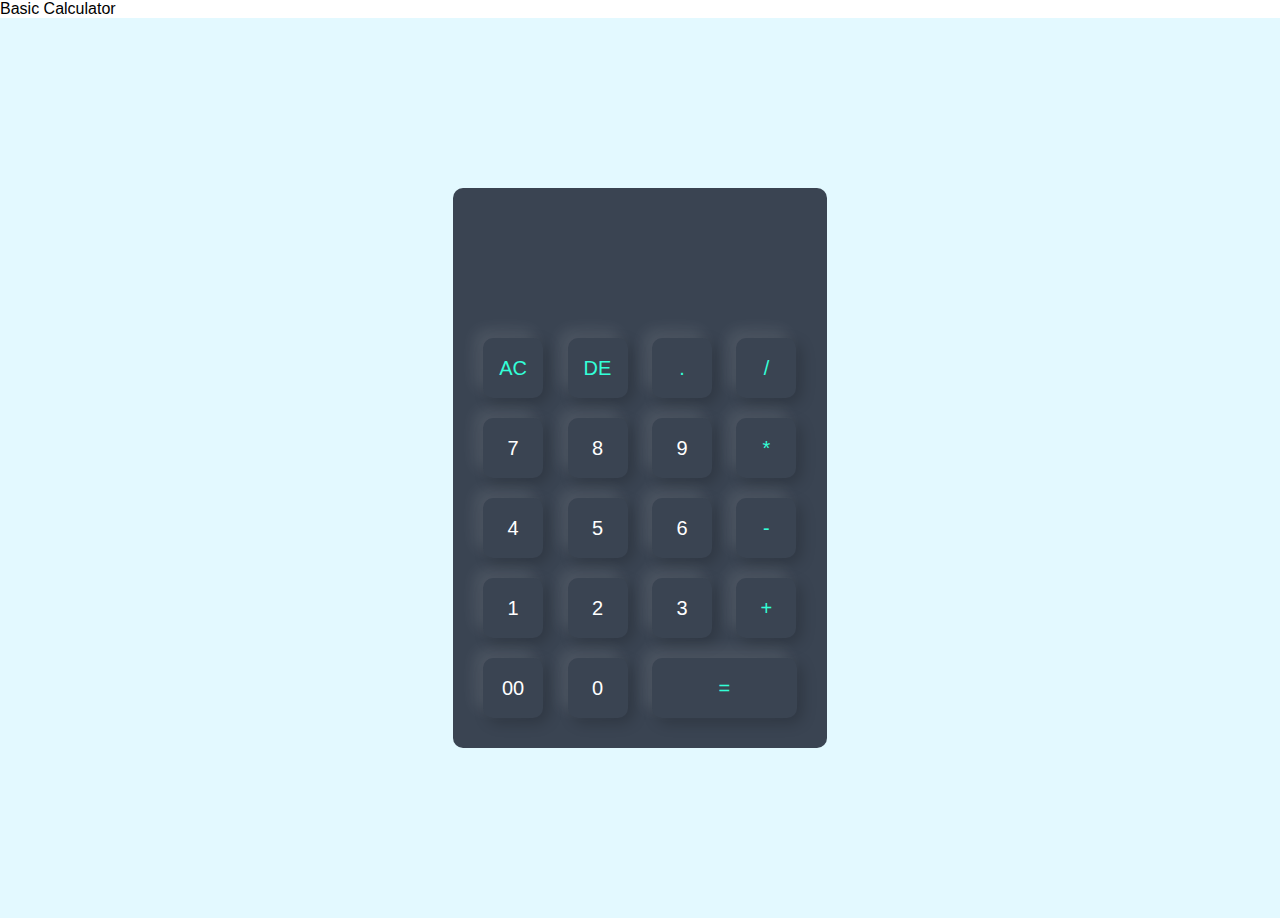
<file: Calculator/index.html>
<!DOCTYPE html>
<html lang="en">
<head>
    <meta charset="UTF-8">
    <meta http-equiv="X-UA-Compatible" content="IE=edge">
    <meta name="viewport" content="width=device-width, initial-scale=1.0">
    <title>Calculator using Javascript</title>
    <link rel="stylesheet" href="style.css"
    <title>Basic Calculator</title>
</head>
<body>
   
    <div class="container"> 
       <div class="calculator">
            <form>
                <div class="display">
                    <input type="text" name="display">
                </div>
                <div>
                    <input type="button" value="AC" onclick="display.value = '' " class="operator">
                    <input type="button" value="DE" onclick="display.value = display.value.toString().slice(0, -1)" class="operator">
                    <input type="button" value="." onclick="display.value += '.' " class="operator">
                    <input type="button" value="/" onclick="display.value += '/' " class="operator">
                </div>
                <div>
                    <input type="button" value="7" onclick="display.value += '7' ">
                    <input type="button" value="8" onclick="display.value += '8' ">
                    <input type="button" value="9" onclick="display.value += '9' ">
                    <input type="button" value="*" onclick="display.value += '*' " class="operator">
                </div>
                <div>
                    <input type="button" value="4" onclick="display.value += '4' ">
                    <input type="button" value="5" onclick="display.value += '5' ">
                    <input type="button" value="6" onclick="display.value += '6' ">
                    <input type="button" value="-" onclick="display.value += '-' " class="operator">
                </div>
                <div>
                    <input type="button" value="1" onclick="display.value += '1' ">
                    <input type="button" value="2" onclick="display.value += '2' ">
                    <input type="button" value="3" onclick="display.value += '3' ">
                    <input type="button" value="+" onclick="display.value += '+' " class="operator">
                </div>
                <div>
                    <input type="button" value="00" onclick="display.value += '00' ">
                    <input type="button" value="0" onclick="display.value += '0' ">
                    <input type="button" value="=" onclick="display.value = eval(display.value)" class="equal operator">
                </div>
            </form>
       </div>
    </div>

</body>
</html>
</file>
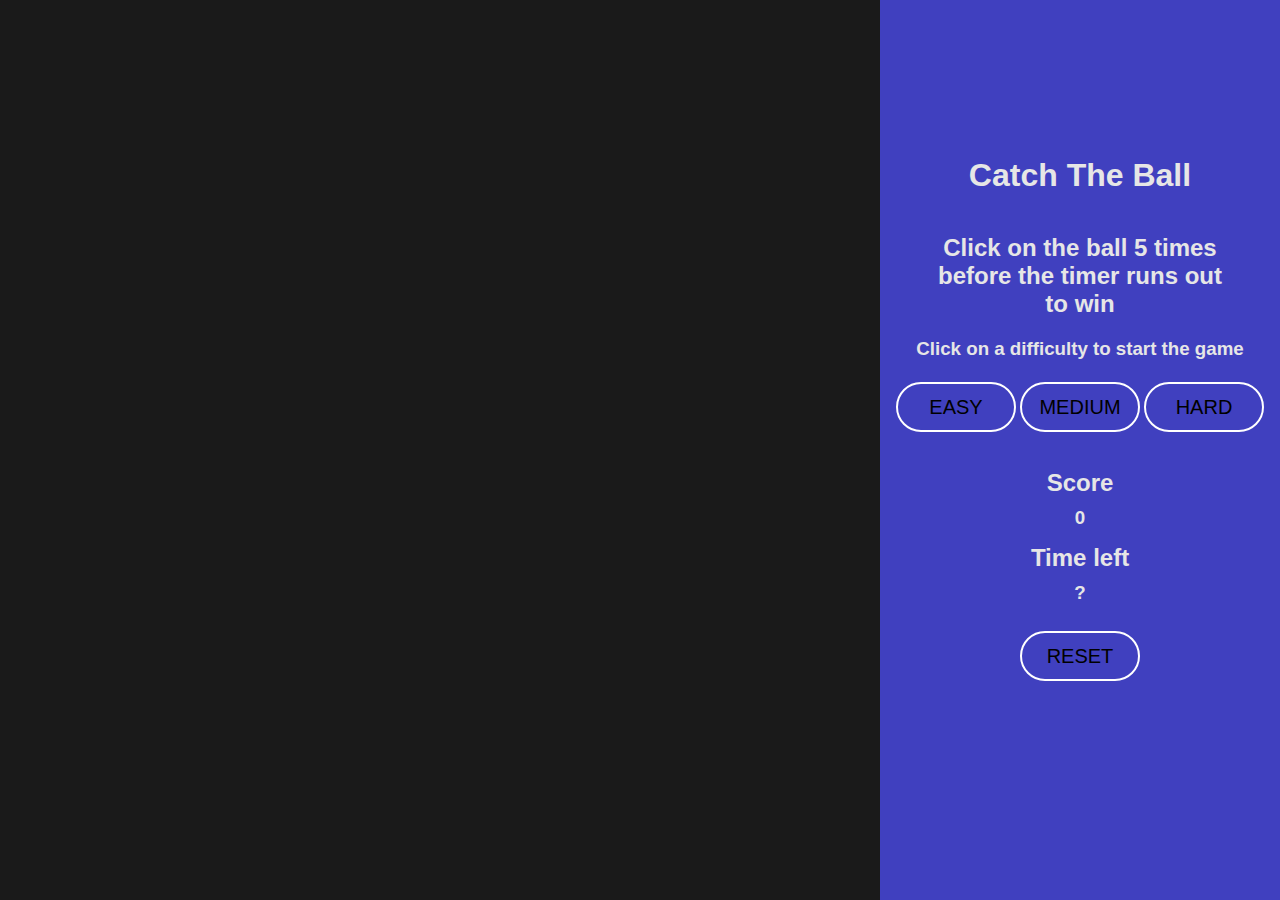
<file: Catch the Ball/index.html>
<!DOCTYPE html>
<html lang="en">
<head>
    <meta charset="UTF-8" />
    <meta http-equiv="X-UA-Compatible" content="IE=edge" />
    <meta name="viewport" content="width=device-width, initial-scale=1.0" />
    <script async src="./script.js"></script>
    <link rel="stylesheet" href="./styles.css"/>
    <title>Catch The Ball</title>
</head>
<body>
    <div id="ground">
        <div id="head" onclick="count()"></div>
    </div>
    <div id="details">
        <h1 id="title">Catch The Ball</h1>
        <h2 class="instr">
            Click on the ball 5 times before the timer runs out to win
        </h2>
        <h3 id="instr">Click on a difficulty to start the game</h3>
        <div id="levels">
            <button onclick="easy()">EASY</button>
            <button onclick="medium()">MEDIUM</button>
            <button onclick="hard()">HARD</button>
        </div>
        <div id="display">
            <h2 class="dyna-title">Score</h2>
            <h3 id="score">0</h3>
            <h2 class="dyna-title">Time left</h2>
            <h3 id="time">?</h3>
        </div>
        <button onclick="reset()">RESET</button>
        <h1 id="result"></h1>
    </div>
</body>
</html>
</file>
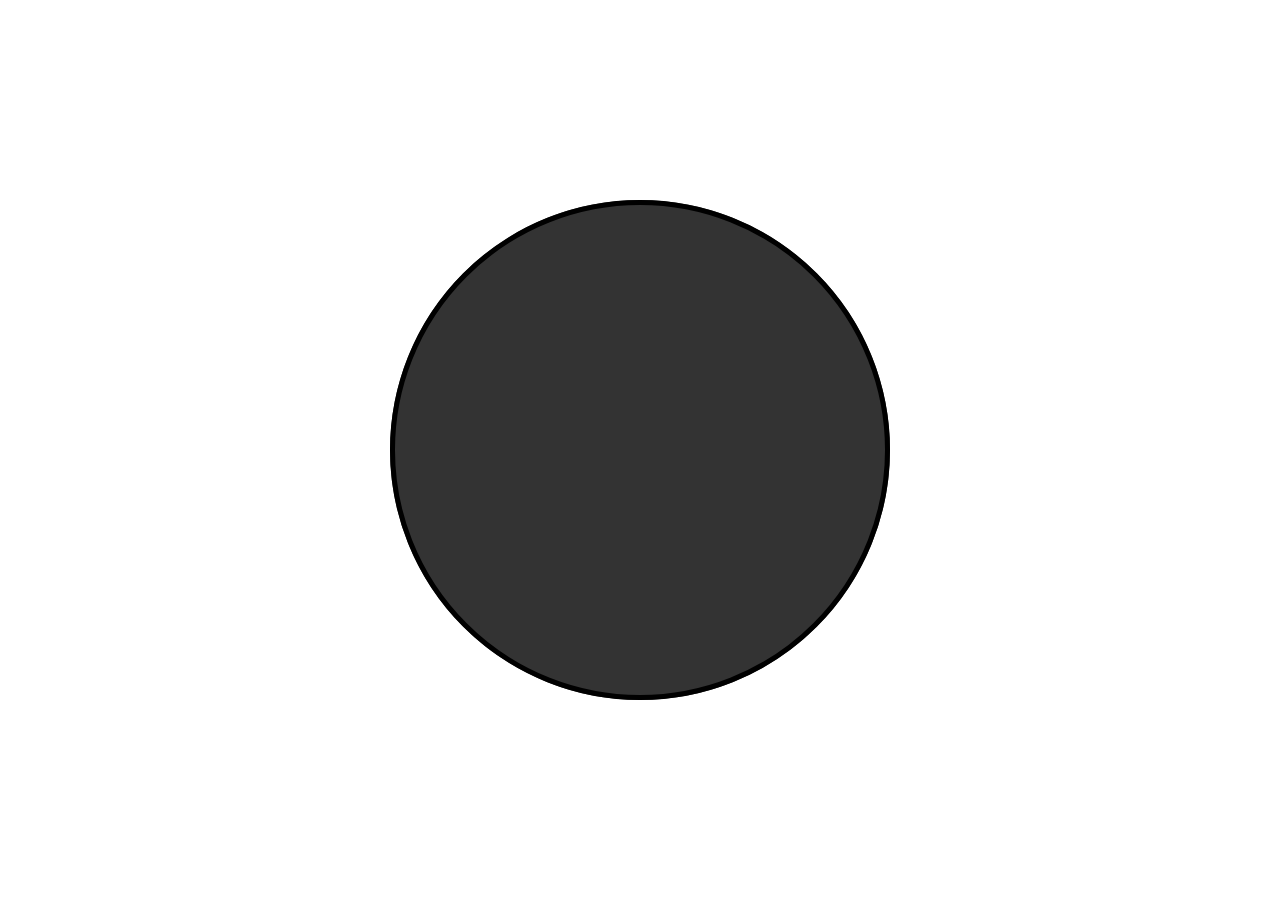
<file: Colourful Circle/index.html>
<!DOCTYPE html>
<html lang="en">
<head>
    <meta charset="UTF-8">
    <meta http-equiv="X-UA-Compatible" content="IE=edge">
    <meta name="viewport" content="width=device-width, initial-scale=1.0">
    <link rel="stylesheet" href="./styles.css" />
    <title>Colour Changing Ball</title>
</head>

<body>
    <div id="ball-container">
        <div id="ball"></div>
        <div id="clicker"></div>
        <div id="border"></div>
    </div>    
</body>
<script src="./script.js"></script>
</html>
</file>
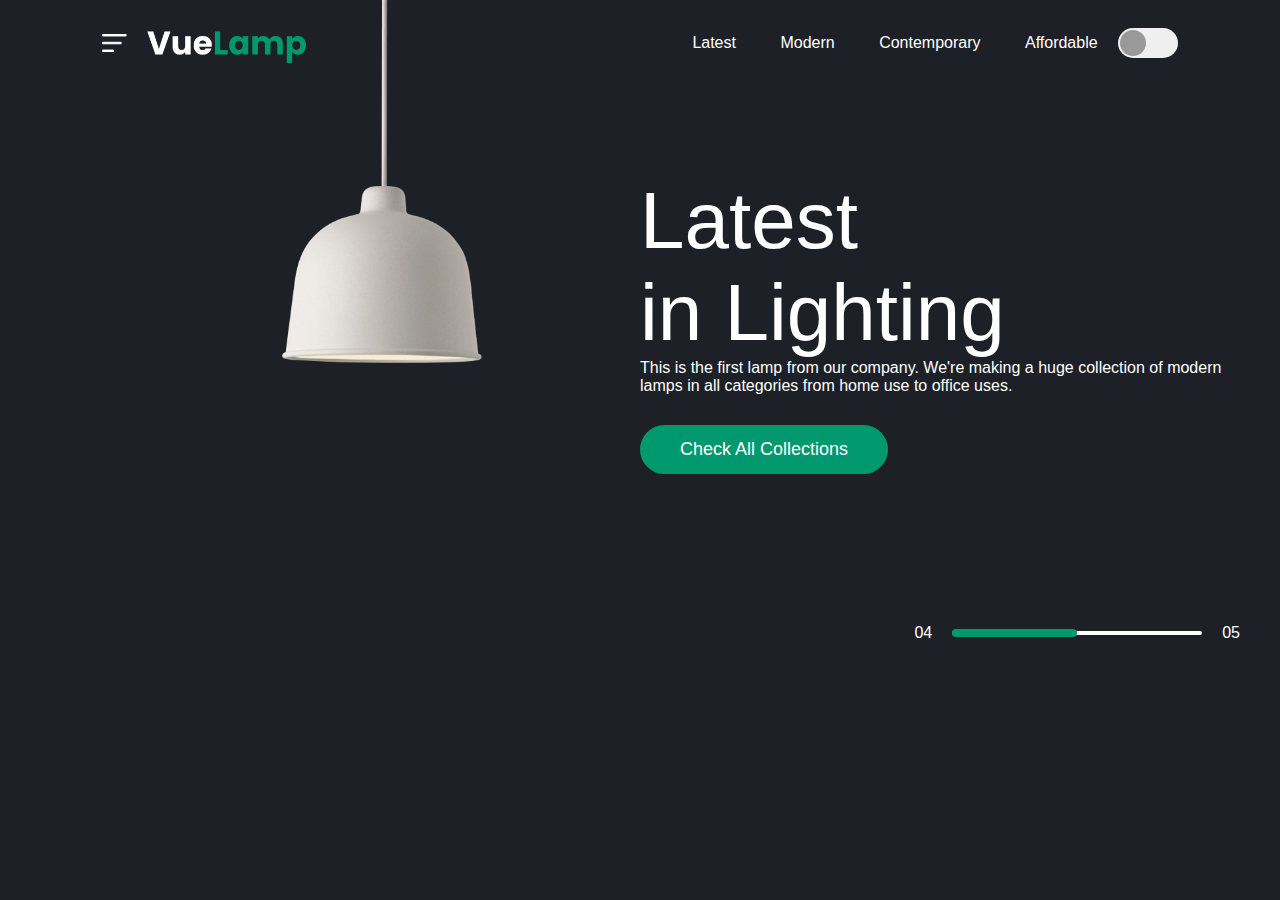
<file: Modern Website/index.html>
<!DOCTYPE html>
<html lang="en">
<head>
    <meta charset="UTF-8">
    <meta http-equiv="X-UA-Compatible" content="IE=edge">
    <meta name="viewport" content="width=device-width, initial-scale=1.0">
    <link rel="stylesheet" href="style.css">
    <title>Modern Website</title>
</head>

<body>
<div class="hero">
    <nav>
        <img src="images/menu.png" class="menu-img">
        <img src="images/logo.png" class="logo">
        <ul>
            <li><a href="">Latest</a></li>
            <li><a href="">Modern</a></li>
            <li><a href="">Contemporary</a></li>
            <li><a href="">Affordable</a></li>
        </ul>
        <button type="button" onclick="toggleBtn()" id="btn"><span></span></button>
    </nav>

    <div class="lamp-container">
        <img src="images/lamp.png" class="lamp">
        <img src="images/light.png" class="light" id="light">
    </div>

    <div class="text-container">
        <h1>Latest<br>in Lighting</h1>
        <p>This is the first lamp from our company. We're making a huge collection of modern lamps in all categories from home use to office uses.</p>
        <a href="">Check All Collections</a>
        <div class="control">
            <p>04</p>
            <div class="line"><span></span></div>
            <p>05</p>
        </div>
    </div>

</div>


<script>
    var btn = document.getElementById("btn");
    var light = document.getElementById("light");

    function toggleBtn(){
        btn.classList.toggle("active");
        light.classList.toggle("on");
    }
</script>

</body>
</html>
</file>
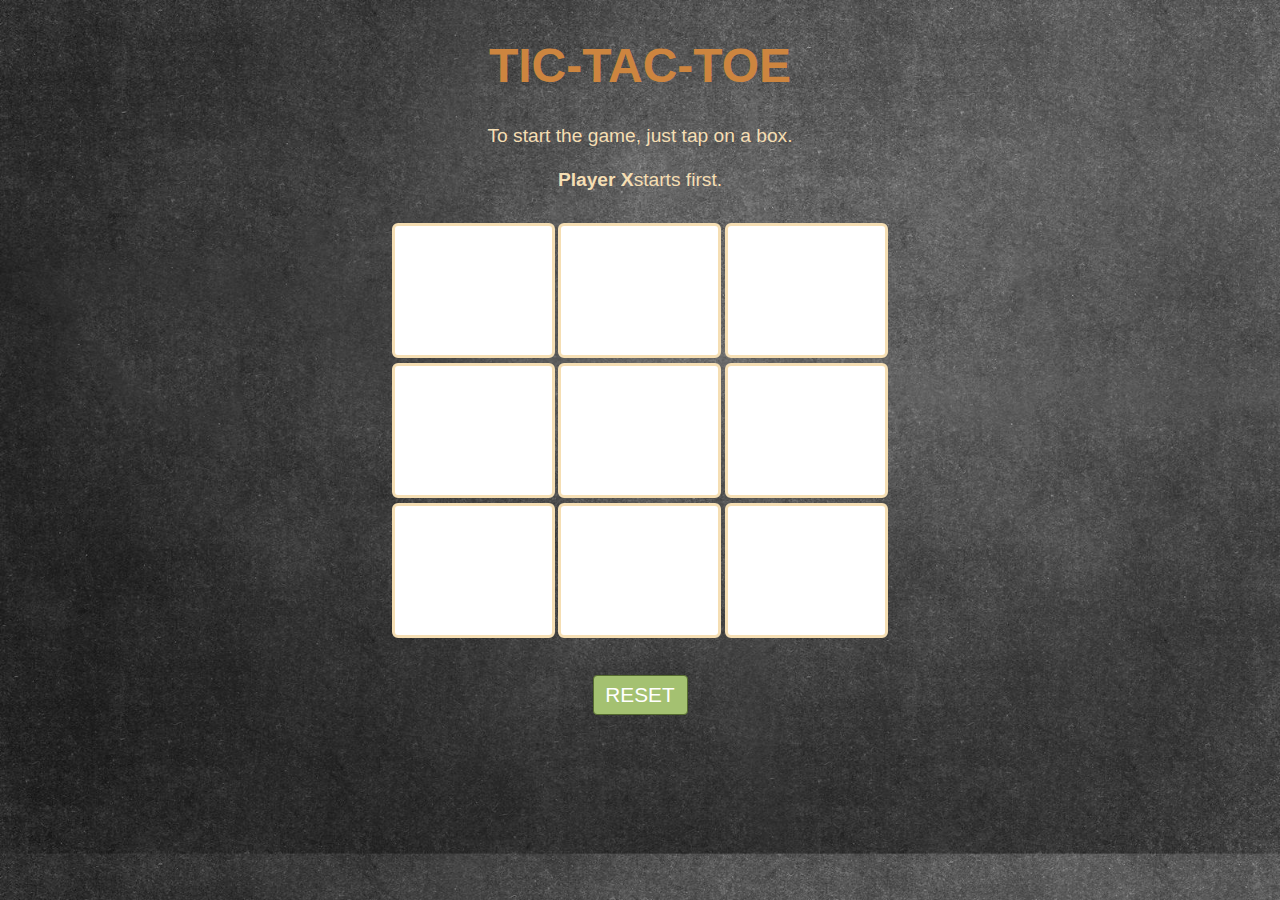
<file: Noughts & Crosses/index.html>
<!DOCTYPE html>
<html lang="en">
<head>
    <meta charset="UTF-8">
    <meta http-equiv="X-UA-Compatible" content="IE=edge">
    <meta name="viewport" content="width=device-width, initial-scale=1.0">
    <script async src="./index.js"></script>
    <link rel="stylesheet" href="./index.css" />
    <title><Tic-Tac-Toe></Tic-Tac-Toe></title>
</head>
<body>
    <div id="main">
        <div id="font-container">
            <h1 id="heading">TIC-TAC-TOE</h1>
            <p id="ins">
                To start the game, just tap on a box.<br /><br /><b>Player X</b>starts first.
            </p>
        </div>

        <br /><br />
        <input class="box" type="text" id="b1" onclick="myFunc1();" />
        <input class="box" type="text" id="b2" onclick="myFunc2();" />
        <input class="box" type="text" id="b3" onclick="myFunc3();" />
        <input class="box" type="text" id="b4" onclick="myFunc4();" />
        <input class="box" type="text" id="b5" onclick="myFunc5();" />
        <input class="box" type="text" id="b6" onclick="myFunc6();" />
        <input class="box" type="text" id="b7" onclick="myFunc7();" />
        <input class="box" type="text" id="b8" onclick="myFunc8();" />
        <input class="box" type="text" id="b9" onclick="myFunc9();" />
        <br /><br /><br />
        <div id="bottom-conatiner">
            <button id="reset" onclick="reset()">RESET</button>
            <p id="status"></p>
        </div>
    </div>
</body>
</html>
</file>
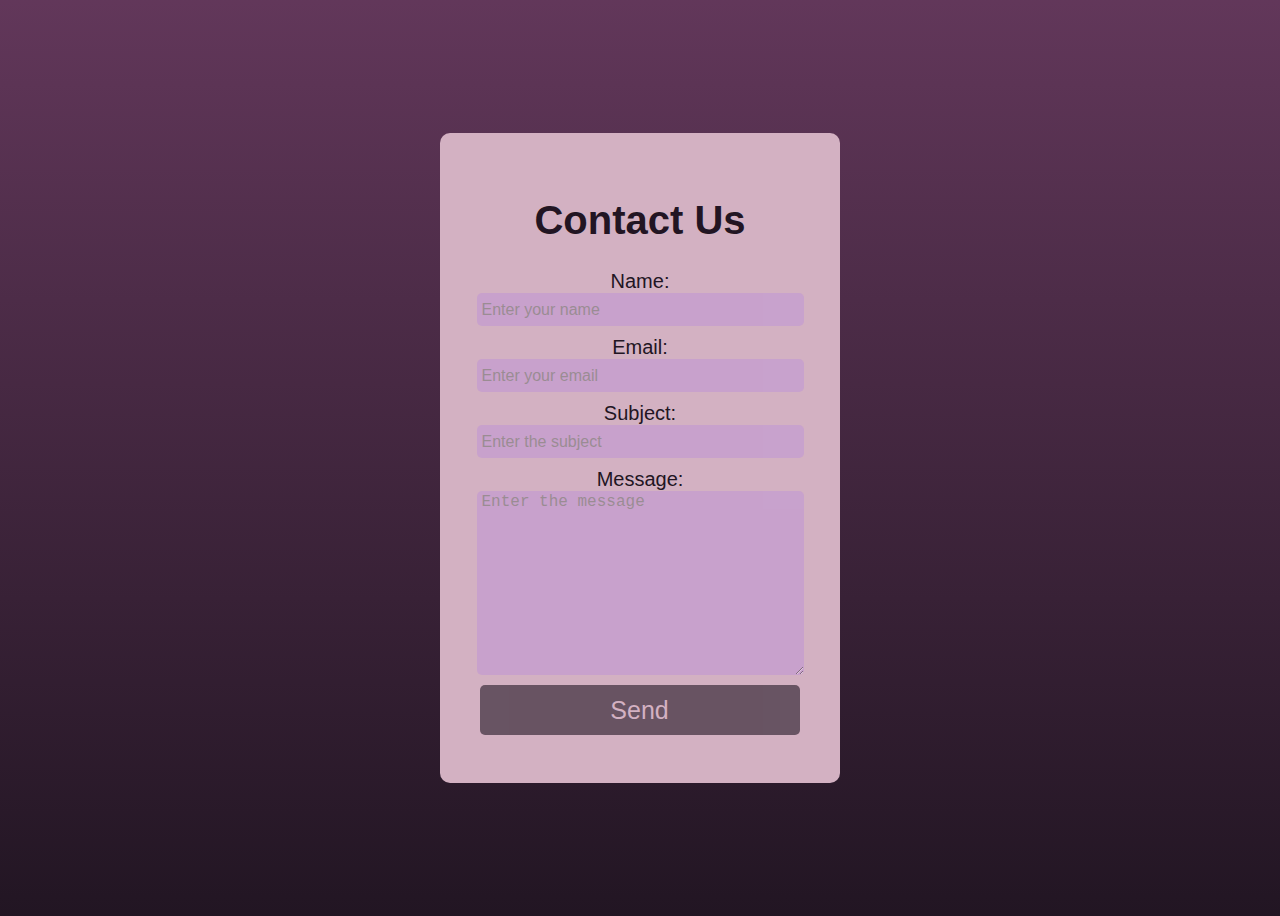
<file: Contact Form/contact.html>
<!DOCTYPE html>
<html>
    <head>
        <link rel="stylesheet"href="./contact.css"/>
        <script async src="./contact.js"></script>
        <title>Contact Form</title>
    </head>
    <body>
        <form>
            <h1>Contact Us</h1>
            <label for="name">Name:</label>
            <input id="name" type="text" name="name" placeholder="Enter your name"/>
            <label for="email">Email:</label>
            <input id="email" type="email" name="email" placeholder="Enter your email"/>
            <label for="subject">Subject: </label>
            <input id="subject" type="text" name="subject" placeholder="Enter the subject"/>
            <label for="message">Message: </label>
            <textarea id="message" rows="10" cols="40" name="message" placeholder="Enter the message"></textarea>
            <input type="submit" value="Send"/>
        </form>
    </body>
</html>
</file>
<file: Calculator/style.css>
* {
    margin: 0;
    padding: 0;
    font-family: 'Poppins', sans-serif;
    box-sizing: border-box;
}

.container{
    width: 100%;
    height: 100vh;
    background: #e3f9ff;
    display: flex;
    align-items: center;
    justify-content: center;
}

.calculator{
    background: #3a4452;
    padding: 20px;
    border-radius: 10px;
}

.calculator form input{
    border: 0;
    outline: 0;
    width: 60px;
    height: 60px;
    border-radius: 10px;
    box-shadow: -8px -8px 15px rgba(255, 255, 255, 0.1), 5px 5px 15px rgba(0, 0, 0, 0.2);
    background: transparent;
    font-size: 20px;
    color: #fff;
    cursor: pointer;
    margin: 10px;
}
form .display{
    display: flex;
    justify-content: flex-end;
    margin: 20px 0;
}
form .display input {
    text-align: right;
    flex: 1;
    font-size: 45px;
    box-shadow: none;
}

form input.equal{
    width: 145px;
}

form input.operator {
    color: #33ffd8;
}
</file>
<file: Catch the Ball/styles.css>
* {
    margin: 0;
    padding: 0;
    box-sizing: border-box;
}

body {
    background: hsl(0, 0%, 10%);
    font-family: "Roboto", sans-serif;
    color: hsl(0, 0%, 90%);
}

#ground {
    float: left;
}

.circle {
    width: 80px;
    height: 80px;
    border-radius: 100%;
    position: relative;
    background: linear-gradient(hsl(280, 50%, 50%), hsl(300, 50%, 50%));
    background-size: cover;
    animation: customMovement; 
}

#details {
    float: right; 
    width: 400px;
    height: 100vh;
    position: relative;
    background: hsl(240, 50%, 50%);
    text-align: center;
    display: flex;
    justify-content: center;
    align-items: center;
    flex-direction: column;
}

#title {
    margin-bottom: 40px;
}

.instr {
    margin-bottom: 20px;
    width: 300px;
}

#levels {
    display: flex;
    justify-content: start;
    margin: 20px 10px 10px 10px;
}

#display {
    margin-top: 25px;
    margin-bottom: 25px;
}

.dyna-title {
    margin-bottom: 10px;
}

#score {
    margin-bottom: 15px
}

button {
    border-radius: 25px;
    width: 120px;
    height: 50px;
    font-size: 20px;
    border: 2px solid hsl(0, 0%, 100%);
    background: transparent;
    margin: 2px;
    cursor: pointer;
}

button:hover {
    background: hsl(0, 0%, 100%);
    color: hsl(240, 50%, 60%);
    transition-duration: 0.5s;
}

button:active {
    transform: scale(0.9);
}

#result {
    margin-top: 20px;
    margin-bottom: 40px;
}

@keyframes customMovement {
	0% {
		left: 0px;
		top: 0px;
	}
 
	5% {
		left: 300px;
		top: 200px;
	}
 
	10% {
		left: 600px;
		top: 100px;
	}
 
	15% {
		left: 600px;
		top: 600px;
	}
 
	20% {
		left: 300px;
		top: 600px;
	}
 
	25% {
		left: 600px;
		top: 400px;
	}
 
	30% {
		left: 100px;
		top: 0px;
	}
 
	35% {
		left: 600px;
		top: 200px;
	}
 
	40% {
		left: 100px;
		top: 500px;
	}
 
	45% {
		left: 0px;
		top: 600px;
	}
 
	50% {
		left: 600px;
		top: 600px;
	}
 
	55% {
		left: 300px;
		top: 200px;
	}
 
	60% {
		left: 600px;
		top: 100px;
	}
 
	65% {
		left: 800px;
		top: 600px;
	}
 
	70% {
		left: 300px;
		top: 600px;
	}
 
	75% {
		left: 600px;
		top: 400px;
	}
 
	80% {
		left: 100px;
		top: 0px;
	}
 
	85% {
		left: 600px;
		top: 200px;
	}
 
	90% {
		left: 100px;
		top: 500px;
	}
 
	95% {
		left: 0px;
		top: 600px;
	}
 
	100% {
		left: 600px;
		top: 200px;
	}
}
</file>
<file: Colourful Circle/styles.css>
* {
    box-sizing: border-box;
    padding: 0;
    margin: 0;
}

body {
    display: flex;
    justify-content: center;
    align-items: center;
    height: 100vh;
    width: 100vw;
}

#ball-container {
    width: 500px;
    height: 500px;
    display: flex;
    border-radius: 100%;
    justify-content: center;
    align-items: center;
    background: hsl(0, 0%, 100%);
}

#ball {
    background: hsl(0, 0%, 20%);
    width: 500px;
    height: 500px;
    border-radius: 100%;
}

#clicker {
    width: 500px;
    height: 500px;
    position: absolute;
    top: 50%;
    left: 50%;
    transform: translate(-50%, -50%);
    border-radius: 100%;
    opacity: 0%;
    cursor: pointer;
}

#border {
    position: absolute;
    top: 50%;
    left: 50%;
    transform: translate(-50%, -50%);
    border: 5px solid hsl(0, 0%, 0%);
    width: 500px;
    height: 500px;
    border-radius: 100%;
    pointer-events: none;
}

.disappear {
    display: none;
}

.animationShrink {
    animation: shrinkMovement;
}

.animationGrow {
    animation: growMovement; 
}
  
@keyframes growMovement {
    0% {
        width: 0px;
        height: 0px;
    }
 
    5% {
        width: 25px;
        height: 25px;
    }
 
    10% {
        width: 50px;
        height: 50px;
    }
 
    15% {
        width: 75px;
        height: 75px;
    }
 
    20% {
        width: 100px;
        height: 100px;
    }
 
    25% {
        width: 125px;
        height: 125px;
    }
 
    30% {
        width: 150px;
        height: 150px;
    }
 
    35% {
        width: 175px;
        height: 175px;
    }
 
    40% {
        width: 200px;
        height: 200px;
    }
 
    45% {
        width: 225px;
        height: 225px;
    }
 
    50% {
        width: 250px;
        height: 250px;
    }
 
    55% {
        width: 275px;
        height: 275px;
    }
 
    60% {
        width: 300px;
        height: 300px;
    }
 
    65% {
        width: 325px;
        height: 325px;
    }
 
    70% {
        width: 350px;
        height: 350px;
    }
 
    75% {
        width: 375px;
        height: 375px;
    }
 
    80% {
        width: 400px;
        height: 400px;
    }
 
    85% {
        width: 425px;
        height: 425px;
    }
 
    90% {
        width: 450px;
        height: 450px;
    }
 
    95% {
        width: 475px;
        height: 475px;
    }
 
    100% {
        width: 500px;
        height: 500px;
    }
}
 
@keyframes shrinkMovement {
    0% {
        width: 500px;
        height: 500px;
    }
 
    5% {
        width: 475px;
        height: 475px;
    }
 
    10% {
        width: 450px;
        height: 450px;
    }
 
    15% {
        width: 425px;
        height: 425px;
    }
 
    20% {
        width: 400px;
        height: 400px;
    }
 
    25% {
        width: 375px;
        height: 375px;
    }
 
    30% {
        width: 350px;
        height: 350px;
    }
 
    35% {
        width: 325px;
        height: 325px;
    }
 
    40% {
        width: 300px;
        height: 300px;
    }
 
    45% {
        width: 275px;
        height: 275px;
    }
 
    50% {
        width: 250px;
        height: 250px;
    }
 
    55% {
        width: 225px;
        height: 225px;
    }
 
    60% {
        width: 200px;
        height: 200px;
    }
 
    65% {
        width: 175px;
        height: 175px;
    }
 
    70% {
        width: 150px;
        height: 150px;
    }
 
    75% {
        width: 125px;
        height: 125px;
    }
 
    80% {
        width: 100px;
        height: 100px;
    }
 
    85% {
        width: 75px;
        height: 75px;
    }
 
    90% {
        width: 50px;
        height: 50px;
    }
 
    95% {
        width: 25px;
        height: 25px;
    }
 
    100% {
        width: 0px;
        height: 0px;
    }
}
</file>
<file: Modern Website/style.css>
* {
    margin: 0;
    padding: 0;
    font-family: 'poppins', sans-serif;
    box-sizing: border-box;
}

.hero{
    background: #1d2026;
    min-height: 100vh;
    width: 100%;
    color: #fff;
    position: relative;
}

nav{
    display: flex;
    align-items: center;
    padding: 20px 8%;
}

nav .menu-img{
    width: 25px;
    margin-right: 20px;
    cursor: pointer;
}

nav .logo{
    width: 160px;
    cursor: pointer;
}

nav ul{
    flex: 1;
    text-align: right;
}

nav ul li{
    display: inline-block;
    list-style: none;
    margin: 0 20px;
}
nav ul li a{
    text-decoration: none;
    color: #fff;
}

button{
    background: #efefef;
    height: 30px;
    width: 60px;
    border-radius: 20px;
    border: 0;
    outline: 0;
    cursor: pointer;
    transition: background 0.5s;
}

button span{
    display: block;
    background: #999;
    height: 26px;
    width: 26px;
    border-radius: 50%;
    margin-left: 2px;
    transition: background 0.5s, margin-left 0.5s;
}

.lamp-container{
    position: absolute;
    top: -20px;
    left: 22%;
    width: 200px;
}

.lamp{
    width: 100%;
}

.light{
    position: absolute;
    top: 97%;
    left: 50%;
    transform: translateX(-50%); /*In the center*/
    width: 700px;
    margin-left: -10px;
    opacity: 0;
    transition: opacity 0.5s;
}

.text-container{
    max-width: 600px;
    margin-top: 7%;
    margin-left: 50%;
}

.text-container h1{
    font-size: 80px;
    font-weight: 400;
}

.text-container a{
    text-decoration: none;
    background: #00986f;
    padding: 14px 40px;
    display: inline-block;
    color: #fff;
    font-size: 18px;
    margin-top: 30px;
    border-radius: 30px;
}

.control{
    display: flex;
    align-items: center;
    justify-content: flex-end;
    margin-top: 150px;
}

.control .line{
    width: 250px;
    height: 4px;
    background: #fff;
    margin: 0 20px;
    border-radius: 2px;
}

.control .line span{
    width: 50%;
    height: 8px;
    margin-top: -2px;
    border-radius: 4px;
    background: #00986f;
    display: block;
}

.active{
    background: #00986f;
}

.active span{
    background: #fff;
    margin-left: 31px;
}

.on{
    opacity: 1;
}
</file>
<file: Noughts & Crosses/index.css>
* {
    box-sizing: border-box;
    margin: 0;
    padding: 0;
    font-family: Verdana, Geneva, Tahoma, sans-serif;
}

body {
    background-image: url(WhatsApp\ Image\ 2023-04-13\ at\ 12.35.53.jpeg);
    background-size: cover;
    display: flex;
    justify-content: center;
}

#main {
    margin-top: 3%;
    text-align: center;
    width: 39%;
    display: flex;
    justify-content: center;
    align-items: center;
    flex-wrap: wrap;
    height: 80vh;
}

#font-container {
    display: flex;
    justify-content: center;
    width: 80%;
    flex-wrap: wrap;
    margin-bottom: 2rem;
}

#heading {
    font-family: 'Lucida Sans', 'Lucida Sans Regular', 'Lucida Grande', 'Lucida Sans Unicode', Geneva, Verdana, sans-serif;
    color: peru;
    font-size: 3rem;
}

#ins {
    margin-top: 2rem;
    color: wheat;
    font-size: 1.2rem;
}

.box {
    width: 80px;
    height: 52px;
    margin: auto;
    border: 3px solid wheat;
    border-radius: 6px;
    font-size: 3rem;
    text-align: center;
    width: 32.66%;
    height: 15vh;
    cursor: pointer;
    margin-bottom: 0.3rem;
}

.box:hover {
    opacity: 98%;
}

#bottom-container {
    display: flex;
    justify-content: center;
    flex-direction: column;
}

#reset {
    width: 95px;
    height: 40px;
    border: 1px solid darkolivegreen;
    margin: auto;
    border-radius: 4px;
    background-color: hsl(82, 39%, 60%);
    color: white;
    font-size: 1.3rem;
    cursor: pointer;
    margin-top: 2rem;
}

#reset:hover {
    opacity: 80%;
}

#reset:active {
    transform: scale(0.9);
}

#status {
    margin-top: 2rem;
    color: wheat;
    font-size: 1.3rem;
    padding: 0.7rem;
    border-radius: 1rem;
}
</file>
<file: Contact Form/contact.css>
body {
    background: linear-gradient(hsl(311, 28%, 30%), hsl(295, 24%, 11%));
    height: 100vh;
    display: flex;
    justify-content: center;
    align-items: center;
}

form {
    background-color: hsl(330, 28%, 76%);
    color: hsl(295, 24%, 11%);
    display: flex;
    justify-content: center;
    align-items: center;
    flex-direction: column;
    text-align: center;
    width: 400px;
    height: 650px;
    border-radius: 10px;
    font-size: 20px;
    font-family: Arial, Helvetica, sans-serif;
}

h1 {
    font-size: 40px;
}

input {
    height: 30px;
}

input, textarea {
    width: 80%;
    margin-bottom: 10px;
    background-color: hsl(283, 40%, 71%);
    opacity: 0.6;
    border: none;
    border-radius: 5px; /* smooths the corners of the boxes */
    padding-top: 2px;
    padding-left: 5px;
    font-size: 16px;
}

/* when you click on the boxes, it has customized changes (normal is blue border around boxes - when mouse is hovered */
input:focus, textarea:focus {
    opacity: 1;
    transform: scale(1.02);
    outline: none;
}

input[type="submit"] {
    background-color: hsl(295, 24%, 11%);
    color: hsl(330, 28%, 76%);
    height: 50px;
    font-size: 25px;
}

input[type="submit"]:hover {
    transform: scale(0.9);
}

/* when you click on the button */
input[type="submit"]:active {
    transform: scale(1.02);
}
</file>
